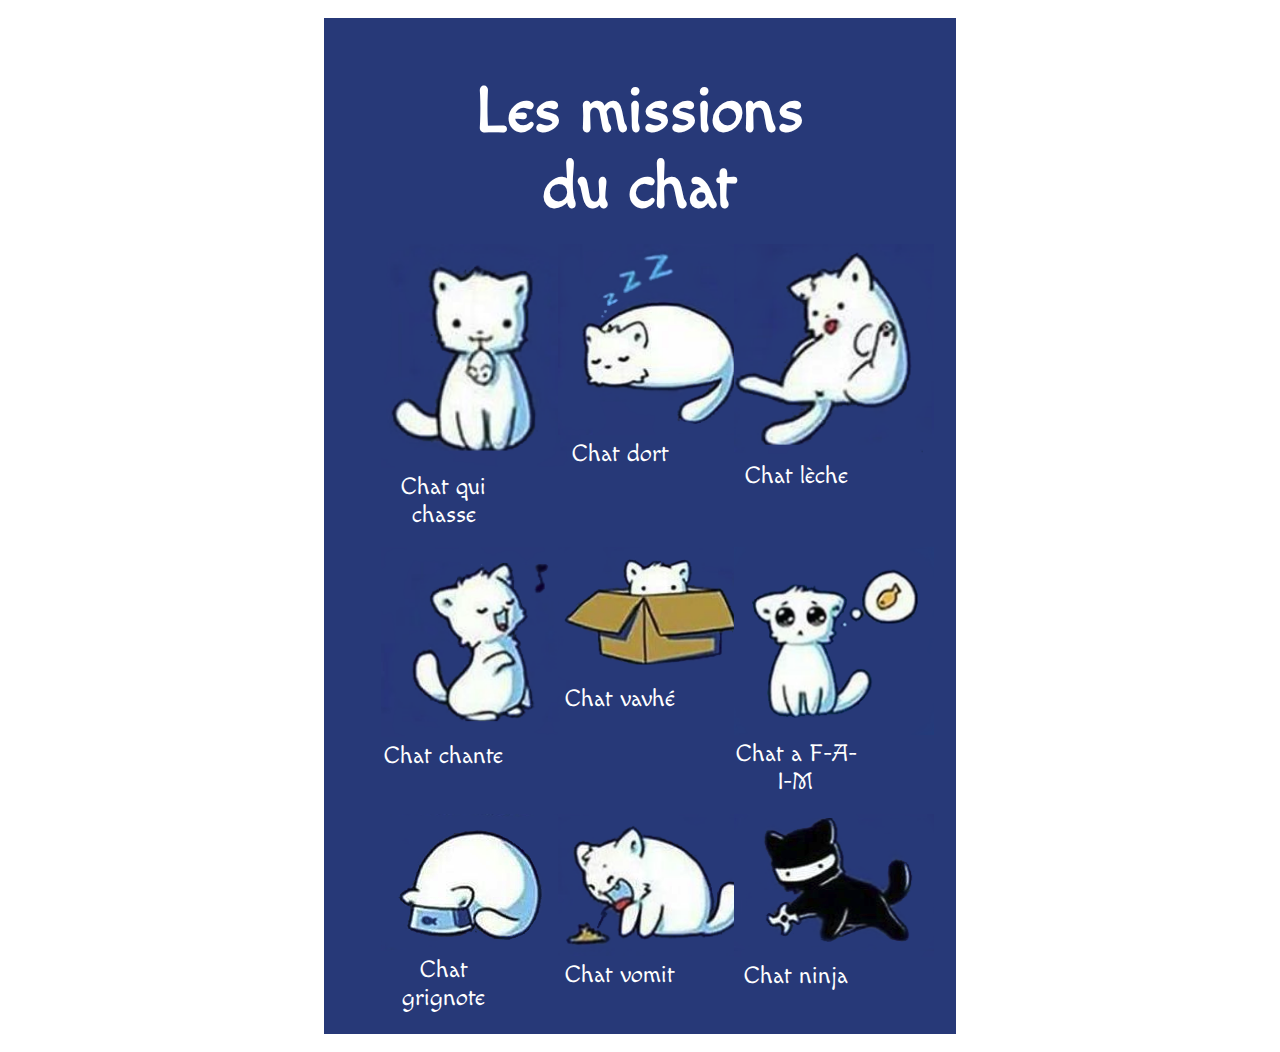
<file: Float_miaou/index.html>
<!DOCTYPE html>
<html lang="fr">
<head>
    <meta charset="UTF-8">
    <meta http-equiv="X-UA-Compatible" content="IE=edge">
    <meta name="viewport" content="width=device-width, initial-scale=1.0">
    <title>Tp miaou FLOAT</title>
    <link rel="stylesheet" href="css/style.css">
</head>
<body>
<div class="container">
    <h1>Les missions<br> du chat</h1>


 <main>
    
        <figure>
            <img src="img/chat01.PNG" alt="Chaton avec une souris dans la bouche avec l'aire fiére">
            <figcaption>Chat qui chasse</figcaption>
        </figure>
        <figure>
            <img src="img/chat02.PNG" alt="Chaton qui dort profondément">
            <figcaption>Chat dort</figcaption>
        </figure>
        <figure>
            <img src="img/chat03.PNG" alt="Chaton qui fait sa toilette">
            <figcaption>Chat lèche</figcaption>
        </figure>
        <div class="clear"></div>

     
<!-- ******************************2éme rangée******************************************** -->
   
        <figure>
            <img src="img/chat04.PNG" alt="Chaton content de chanter">
            <figcaption>Chat chante</figcaption>
        </figure>
        <figure>
            <img src="img/chat05.PNG" alt="Chaton caché dans une boite">
            <figcaption>Chat vavhé</figcaption>
        </figure>
        <figure>
            <img src="img/chat06.PNG" alt="Chaton qui à l'aire trés triste d'avoire faim">
            <figcaption>Chat a F-A-I-M</figcaption>
        </figure>
        <div class="clear"></div>

<!-- ******************************3éme rangée******************************************** -->

    <figure>
        <img src="img/chat07.PNG" alt="Chaton la tete enfoie dans sa gamelle">
        <figcaption>Chat grignote</figcaption>
    </figure>
    <figure>
        <img src="img/chat08.PNG" alt="Chaton qui vomis par terre">
        <figcaption>Chat vomit</figcaption>
        </figure>
        <figure>
        <img src="img/chat09.PNG" alt="Chaton en contome de ninja avec un shurijen à la patte">
        <figcaption>Chat ninja</figcaption>
    </figure>
    <div class="clear"></div>
</main>
</div> 
</body>
</html>
</file>
<file: Float_miaou/css/style.css>
@import url('https://fonts.googleapis.com/css2?family=Macondo&display=swap');
.container{
    background: #273978;
    width: 50%;
    margin: 2vh auto;
    font-family: 'Macondo', cursive;
    color: white;
    padding: 1% 0;
    text-align: center;
}
h1 {
    font-size: 4em;
    text-align: center;
    margin-bottom: 1vh;
}
main{
    width: 90%;
    margin: auto;
}
figure {
    float: left;
    width: 22%;
    margin: 1vh 2vw;
}
figcaption {
    font-size: 1.5em;
}
img {
    width: 200px;
}
.clear{
    clear: both;
}
</file>
